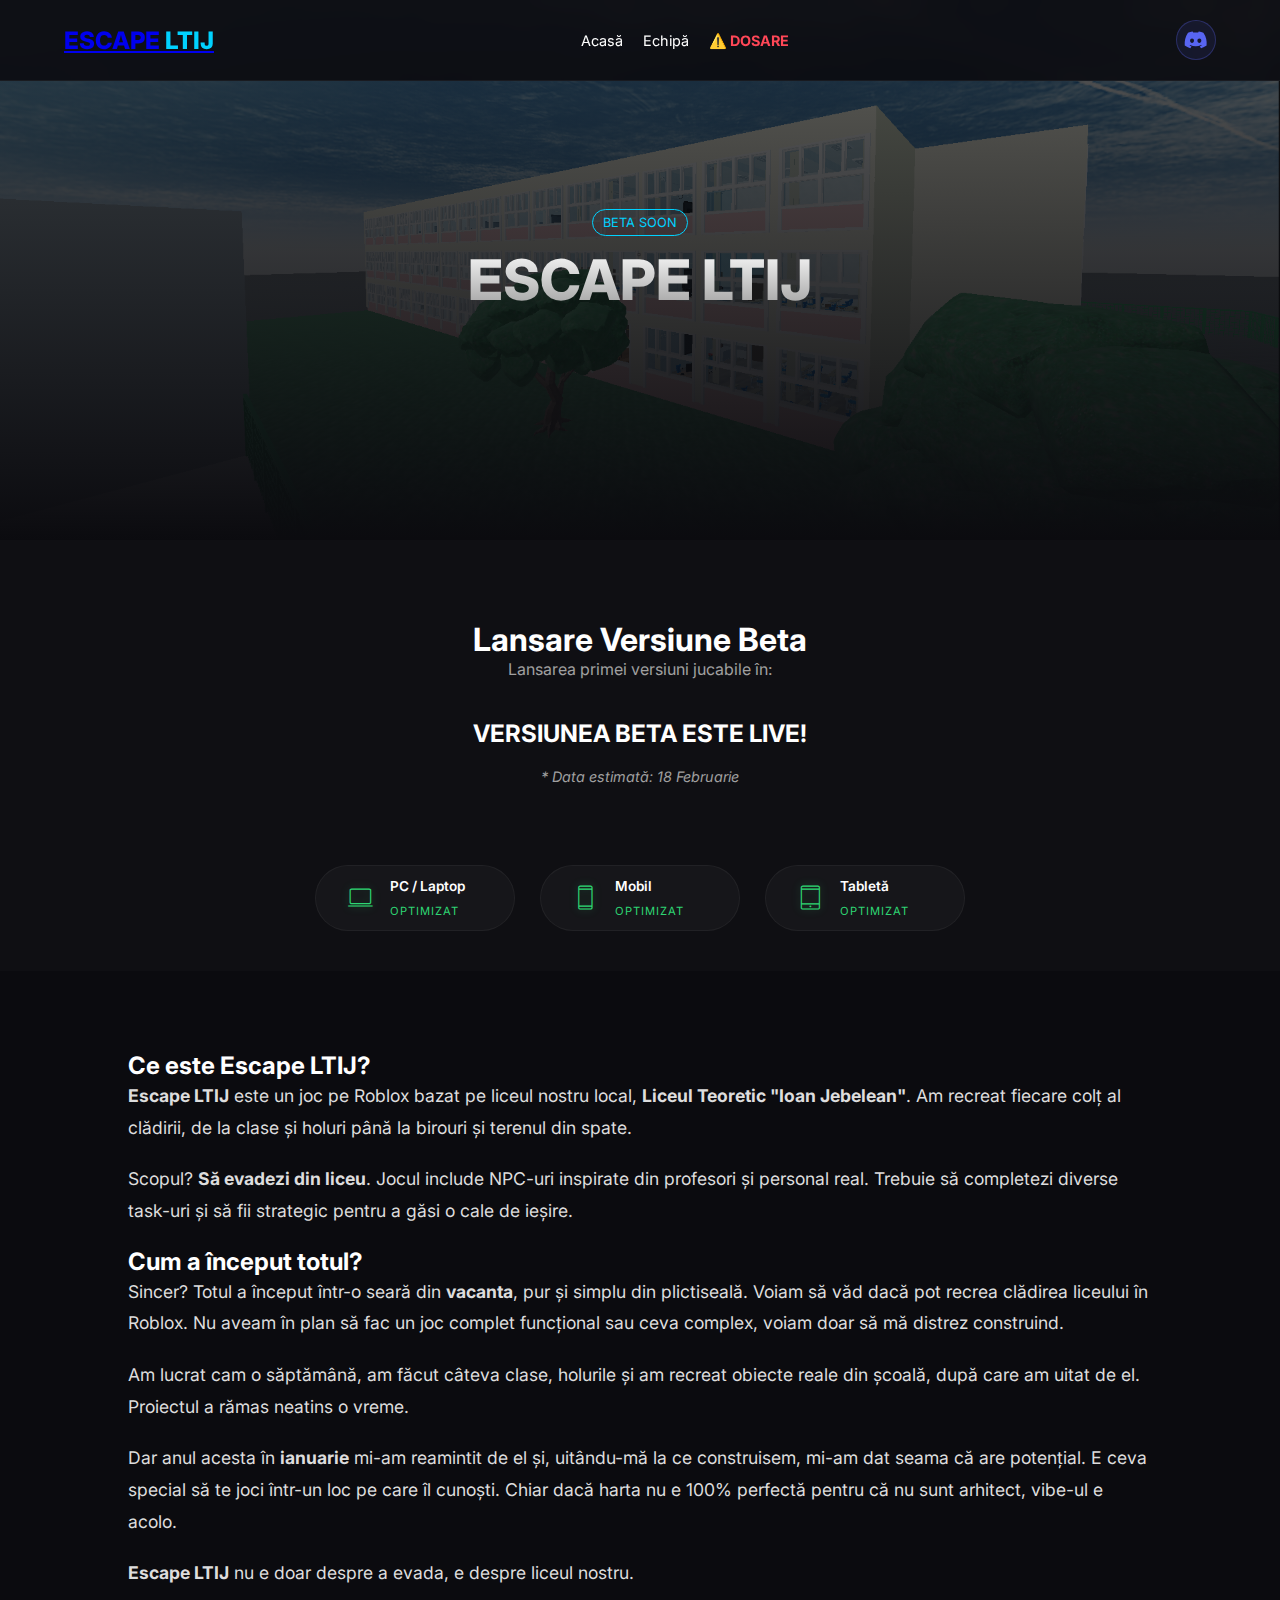
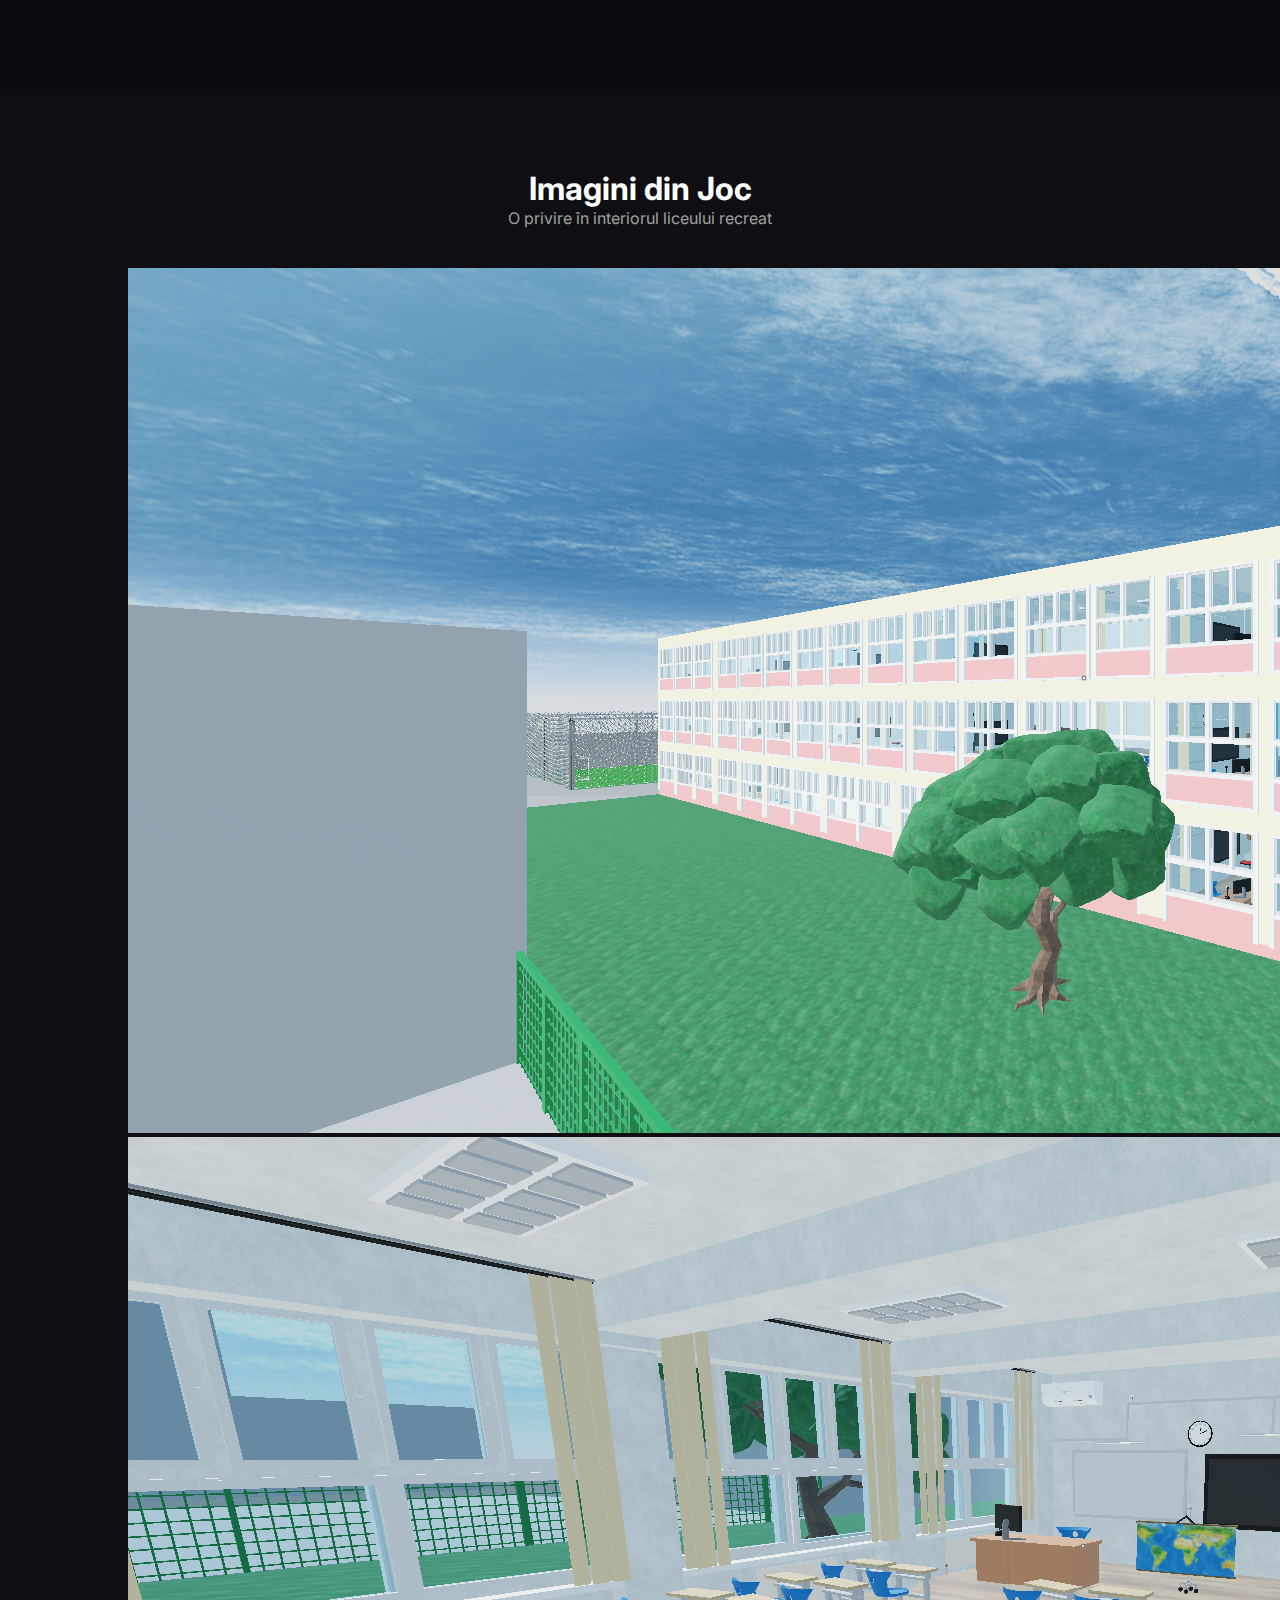
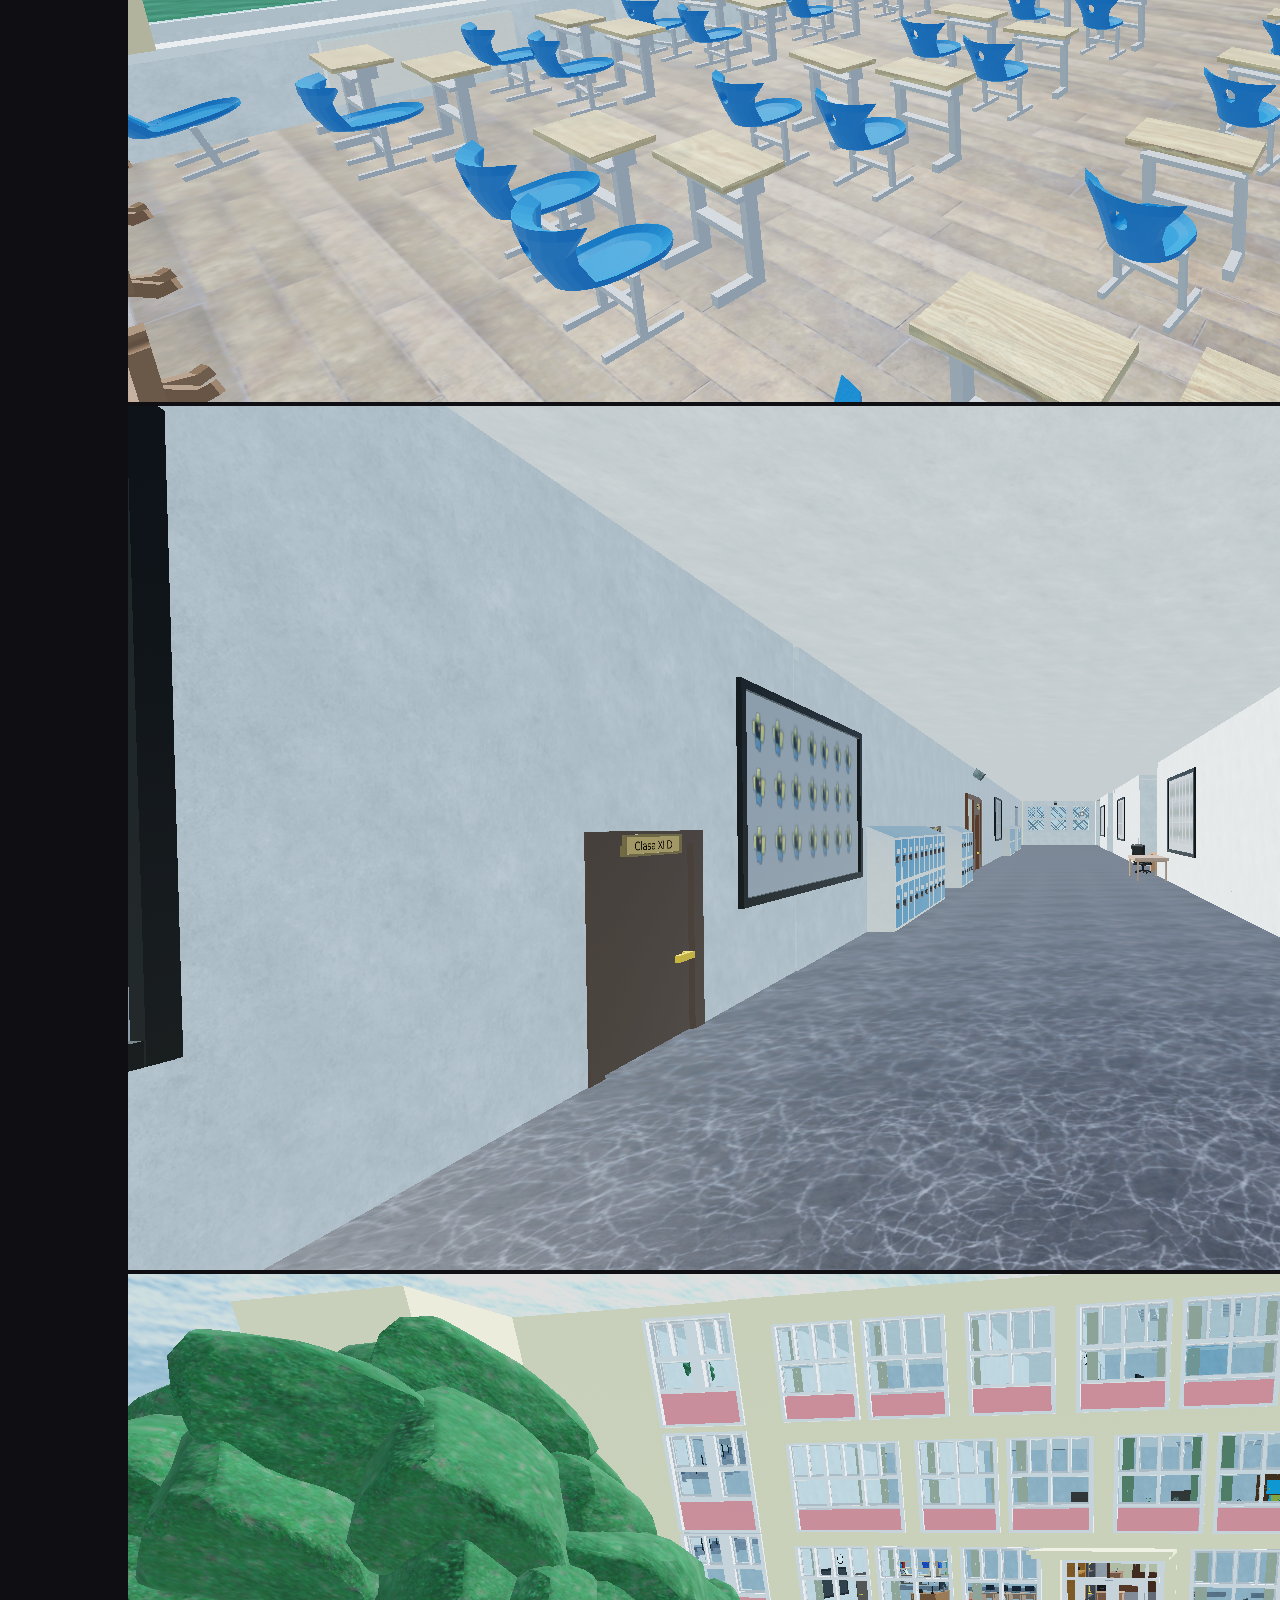
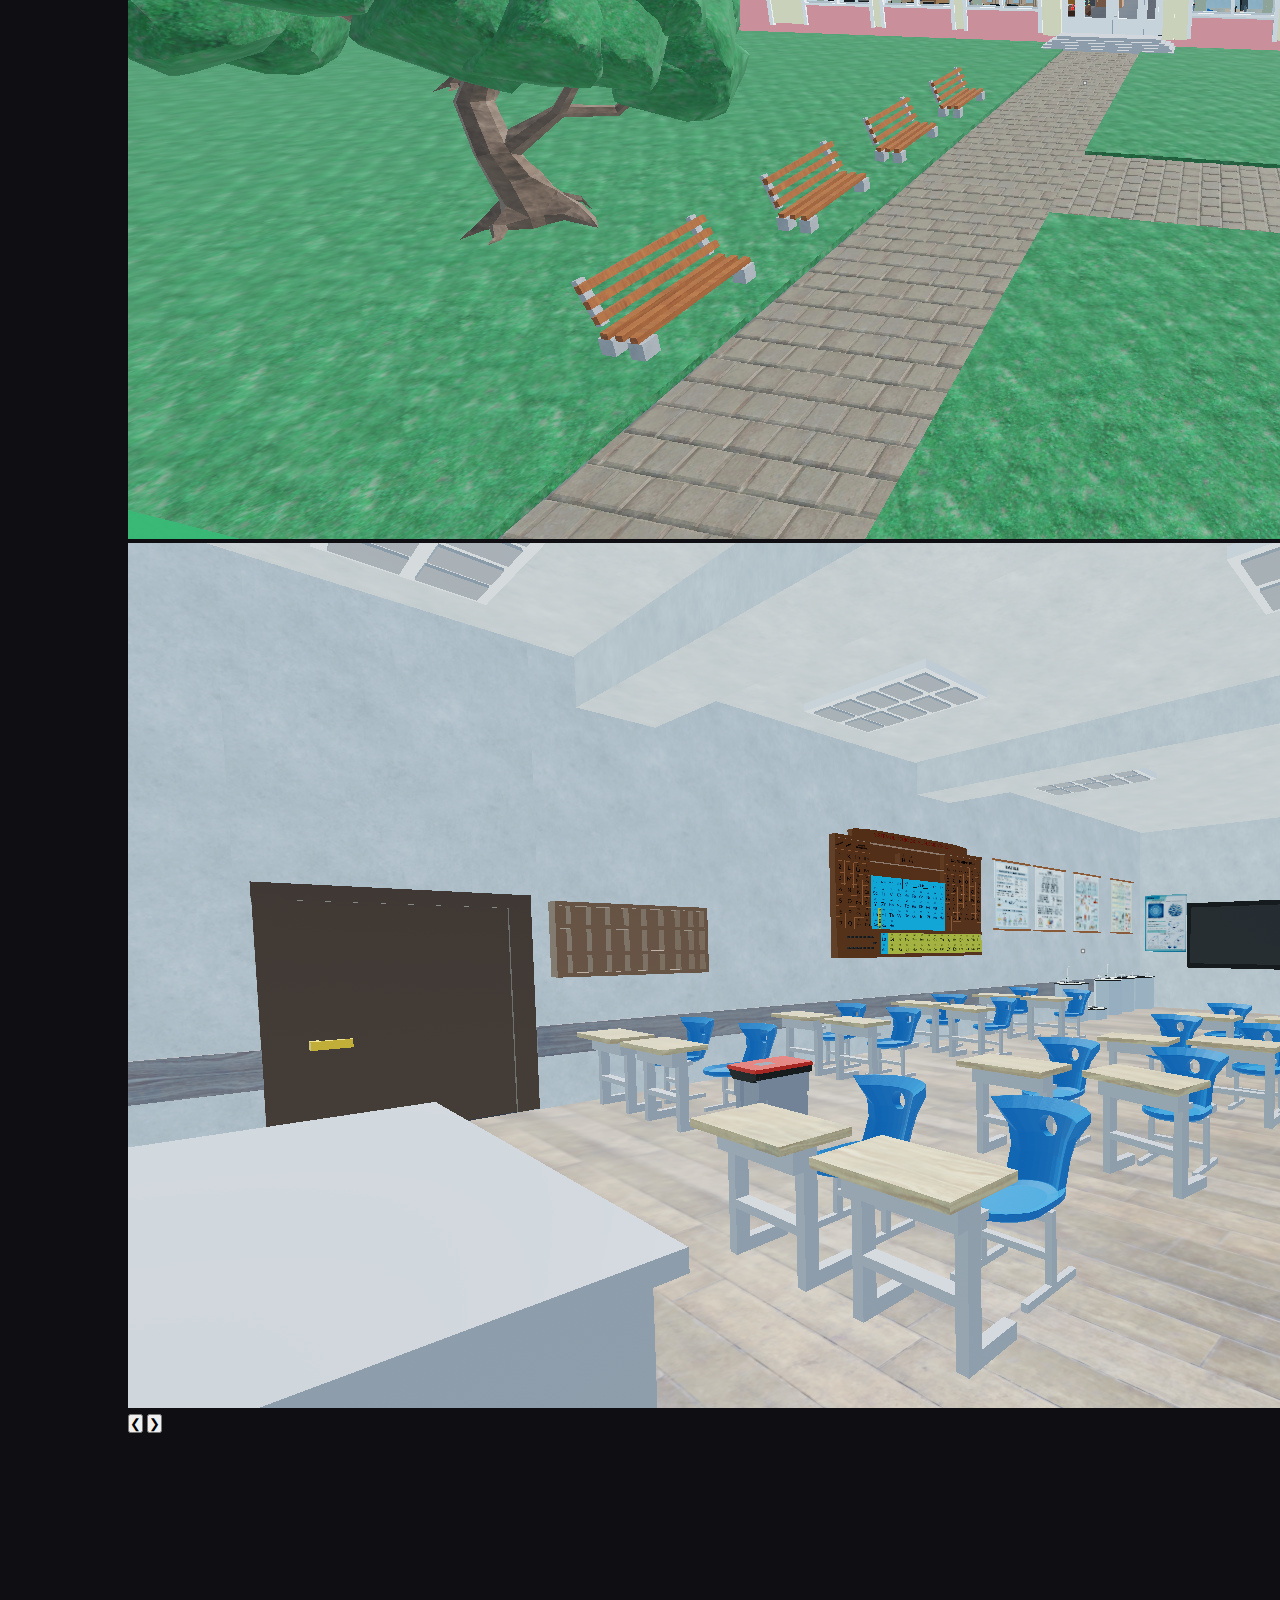
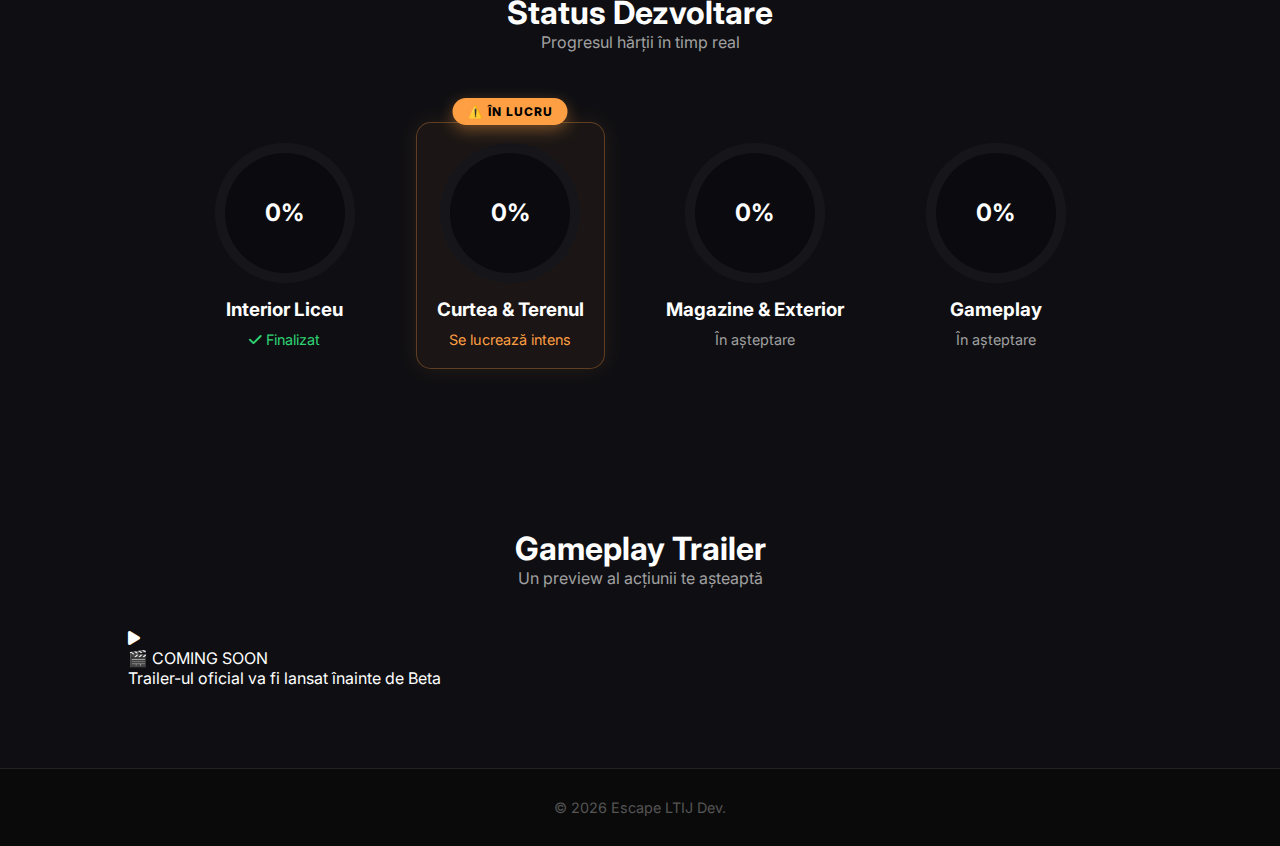
<file: index.html>
<!DOCTYPE html>
<html lang="ro">
<head>
    <meta charset="UTF-8">
    <meta name="viewport" content="width=device-width, initial-scale=1.0">
    <title>Escape LTIJ</title>
    <link rel="stylesheet" href="style.css?v=6">
    <link href="https://fonts.googleapis.com/css2?family=Inter:wght@300;400;600;800&display=swap" rel="stylesheet">
    <link rel="stylesheet" href="https://fonts.googleapis.com/css2?family=Material+Symbols+Outlined:opsz,wght,FILL,GRAD@24,200,0,0" />
    <link rel="stylesheet" href="https://cdnjs.cloudflare.com/ajax/libs/font-awesome/6.0.0/css/all.min.css">
</head>
<body>

    <nav class="glass">
        <a href="index.html" class="logo">ESCAPE <span class="accent">LTIJ</span></a>
        <ul class="nav-links">
            <li><a href="index.html">Acasă</a></li>
            <li><a href="team.html">Echipă</a></li>
            <li><a href="characters.html" style="color: #ff4757; font-weight: bold;">⚠️ DOSARE</a></li>
        </ul>

        <a href="https://discord.gg/en74sFAap7" target="_blank" class="discord-btn" title="Join our Discord">
            <i class="fab fa-discord"></i>
        </a>

        <div class="hamburger">
            <span class="bar"></span>
            <span class="bar"></span>
            <span class="bar"></span>
        </div>
    </nav>

    <header id="home">
		<div class="overlay"></div>
		<div class="hero-content fade-in-up">
			<span class="badge">BETA SOON</span>
			<h1>ESCAPE LTIJ</h1> 
		</div>
	</header>

    <section id="countdown" class="dark-bg">
        <div class="container">
            <div class="section-header">
                <h2>Lansare Versiune Beta</h2>
                <p class="subtitle">Lansarea primei versiuni jucabile în:</p>
            </div>
            
            <div class="countdown-container">
                <div class="time-box">
                    <span id="days">00</span>
                    <small>Zile</small>
                </div>
                <div class="time-box">
                    <span id="hours">00</span>
                    <small>Ore</small>
                </div>
                <div class="time-box">
                    <span id="minutes">00</span>
                    <small>Min</small>
                </div>
                <div class="time-box">
                    <span id="seconds">00</span>
                    <small>Sec</small>
                </div>
            </div>
            <p class="release-note">* Data estimată: 18 Februarie</p>

            <br><br> 

            <div class="devices-grid">
                <div class="device-card small">
                    <span class="material-symbols-outlined icon-thin">computer</span>
                    <div class="device-info">
                        <h3>PC / Laptop</h3>
                        <span class="status-text green">Optimizat</span>
                    </div>
                </div>

                <div class="device-card small">
                    <span class="material-symbols-outlined icon-thin">smartphone</span>
                    <div class="device-info">
                        <h3>Mobil</h3>
                        <span class="status-text green">Optimizat</span>
                    </div>
                </div>

                <div class="device-card small">
                    <span class="material-symbols-outlined icon-thin">tablet_mac</span>
                    <div class="device-info">
                        <h3>Tabletă</h3>
                        <span class="status-text green">Optimizat</span>
                    </div>
                </div>
            </div>
            </div>
    </section>
	

    <section id="story" class="container">
        <div class="story-grid">
            <div class="story-card">
                <h2>Ce este Escape LTIJ?</h2>
                <div class="line"></div>
                
                <div class="text-block">
                    <p>
                        <strong>Escape LTIJ</strong> este un joc pe Roblox bazat pe liceul nostru local, <strong>Liceul Teoretic "Ioan Jebelean"</strong>. Am recreat fiecare colț al clădirii, de la clase și holuri până la birouri și terenul din spate.
                    </p>
                    <p>
                        Scopul? <strong>Să evadezi din liceu</strong>. Jocul include NPC-uri inspirate din profesori și personal real. Trebuie să completezi diverse task-uri și să fii strategic pentru a găsi o cale de ieșire.
                    </p>
                </div>
            </div>

            <div class="story-card">
                <h2>Cum a început totul?</h2>
                <div class="line"></div>
                
                <div class="text-block">
                    <p>
                        Sincer? Totul a început într-o seară din <strong>vacanta</strong>, pur și simplu din plictiseală. Voiam să văd dacă pot recrea clădirea liceului în Roblox. Nu aveam în plan să fac un joc complet funcțional sau ceva complex, voiam doar să mă distrez construind.
                    </p>
                    <p>
                        Am lucrat cam o săptămână, am făcut câteva clase, holurile și am recreat obiecte reale din școală, după care am uitat de el. Proiectul a rămas neatins o vreme.
                    </p>
                    <p>
                        Dar anul acesta în <strong>ianuarie</strong> mi-am reamintit de el și, uitându-mă la ce construisem, mi-am dat seama că are potențial. E ceva special să te joci într-un loc pe care îl cunoști. Chiar dacă harta nu e 100% perfectă pentru că nu sunt arhitect, vibe-ul e acolo.
                    </p>
                    <p>
                        <strong>Escape LTIJ</strong> nu e doar despre a evada, e despre liceul nostru.
                    </p>
                </div>
            </div>
        </div>
    </section>

    <section id="gallery" class="dark-bg">
        <div class="container">
            <div class="section-header">
                <h2>Imagini din Joc</h2>
                <p class="subtitle">O privire în interiorul liceului recreat</p>
            </div>

            <div class="slideshow-container">
                <div class="slideshow-wrapper">
                    <div class="slide active">
                        <img src="imagini/screenshots/prima.png" alt="Screenshot joc 1">
                    </div>
                    <div class="slide">
                        <img src="imagini/screenshots/doua.png" alt="Screenshot joc 2">
                    </div>
                    <div class="slide">
                        <img src="imagini/screenshots/treia.png" alt="Screenshot joc 3">
                    </div>
                    <div class="slide">
                        <img src="imagini/screenshots/patra.png" alt="Screenshot joc 4">
                    </div>
                    <div class="slide">
                        <img src="imagini/screenshots/cincia.png" alt="Screenshot joc 5">
                    </div>
                    
                    <button class="slide-arrow prev" onclick="changeSlide(-1)">&#10094;</button>
                    <button class="slide-arrow next" onclick="changeSlide(1)">&#10095;</button>
                    
                    <div class="slide-controls">
                        <span class="slide-dot active" onclick="currentSlide(0)"></span>
                        <span class="slide-dot" onclick="currentSlide(1)"></span>
                        <span class="slide-dot" onclick="currentSlide(2)"></span>
                        <span class="slide-dot" onclick="currentSlide(3)"></span>
                        <span class="slide-dot" onclick="currentSlide(4)"></span>
                    </div>
                </div>
            </div>
        </div>
    </section>

    <section id="roadmap" class="dark-bg">
        <div class="container">
            <div class="section-header">
                <h2>Status Dezvoltare</h2>
                <p class="subtitle">Progresul hărții în timp real</p>
            </div>

            <div class="progress-container">
                <div class="progress-card finished">
                    <div class="circular-progress" data-progress="100">
                        <div class="inner-circle"></div>
                        <span class="percentage">0%</span>
                    </div>
                    <h3>Interior Liceu</h3>
                    <p class="status-text"><i class="fas fa-check"></i> Finalizat</p>
                </div>

                <div class="progress-card active-work">
                    <div class="working-badge">⚠️ ÎN LUCRU</div>
                    <div class="circular-progress" data-progress="75">
                        <div class="inner-circle"></div>
                        <span class="percentage">0%</span>
                    </div>
                    <h3>Curtea & Terenul</h3>
                    <p class="status-text">Se lucrează intens</p>
                </div>

                <div class="progress-card">
                    <div class="circular-progress" data-progress="0">
                        <div class="inner-circle"></div>
                        <span class="percentage">0%</span>
                    </div>
                    <h3>Magazine & Exterior</h3>
                    <p class="status-text">În așteptare</p>
                </div>

                <div class="progress-card">
                    <div class="circular-progress" data-progress="42">
                        <div class="inner-circle"></div>
                        <span class="percentage">0%</span>
                    </div>
                    <h3>Gameplay</h3>
                    <p class="status-text">În așteptare</p>
                </div>
            </div>
        </div>
    </section>

    <section id="trailer" class="dark-bg">
        <div class="container">
            <div class="section-header">
                <h2>Gameplay Trailer</h2>
                <p class="subtitle">Un preview al acțiunii te așteaptă</p>
            </div>

            <div class="trailer-container">
                <div class="video-placeholder">
                    <div class="play-icon-wrapper">
                        <i class="fas fa-play"></i>
                    </div>
                    <div class="coming-soon-overlay">
                        <span class="coming-soon-badge">🎬 COMING SOON</span>
                        <p>Trailer-ul oficial va fi lansat înainte de Beta</p>
                    </div>
                    <div class="scanlines"></div>
                </div>
            </div>
        </div>
    </section>

    <footer>
        <p>&copy; 2026 Escape LTIJ Dev.</p>
    </footer>

    <script src="script.js?v=2"></script>
</body>
</html>
</file>
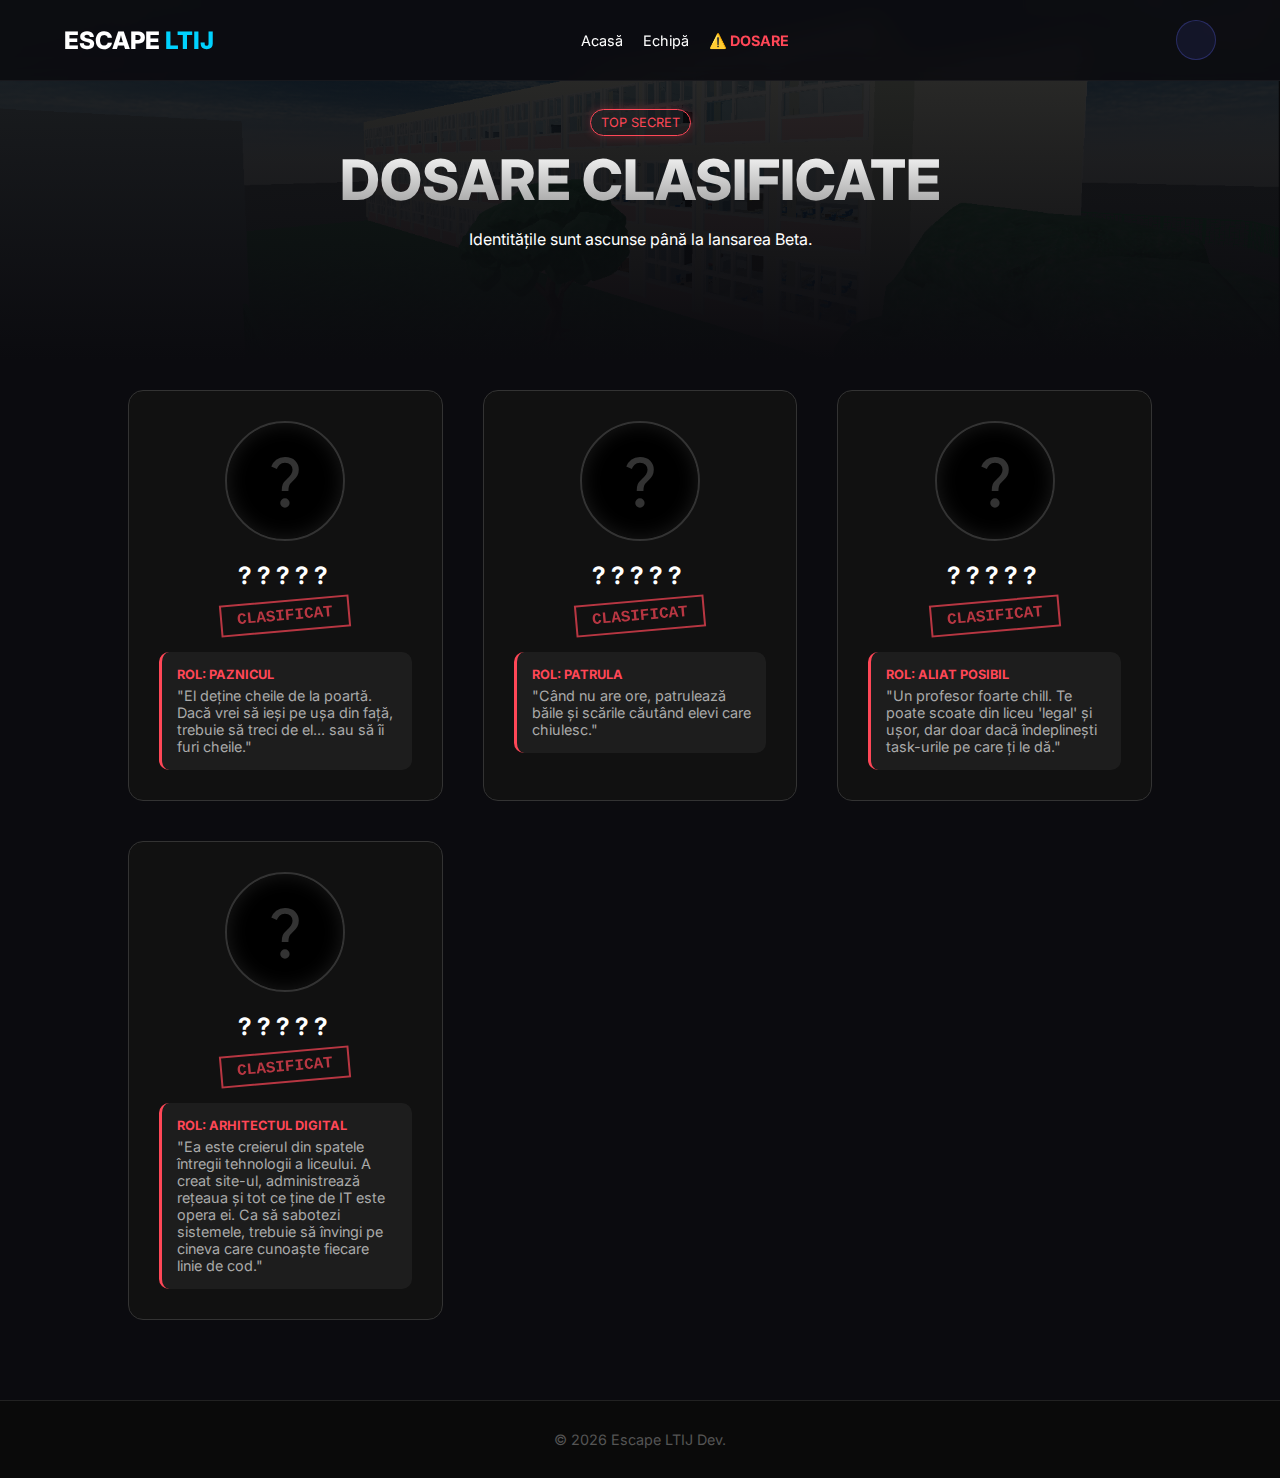
<file: characters.html>
<!DOCTYPE html>
<html lang="ro">
<head>
    <meta charset="UTF-8">
    <meta name="viewport" content="width=device-width, initial-scale=1.0">
    <title>Escape LTIJ</title>
    <link rel="stylesheet" href="style.css">
    <link href="https://fonts.googleapis.com/css2?family=Inter:wght@300;400;600;800&display=swap" rel="stylesheet">
    <link rel="stylesheet" href="https://fonts.googleapis.com/css2?family=Material+Symbols+Outlined:opsz,wght,FILL,GRAD@24,200,0,0" />
</head>
<body>

    <nav class="glass">
        <div class="logo">ESCAPE <span class="accent">LTIJ</span></div>
        <ul class="nav-links">
            <li><a href="index.html">Acasă</a></li>
            <li><a href="team.html">Echipă</a></li>
            <li><a href="characters.html" style="color: #ff4757; font-weight: bold;">⚠️ DOSARE</a></li>
        </ul>

        <a href="https://discord.gg/en74sFAap7" target="_blank" class="discord-btn" title="Join our Discord">
            <i class="fab fa-discord"></i>
        </a>
        
        <div class="hamburger">
            <span class="bar"></span>
            <span class="bar"></span>
            <span class="bar"></span>
        </div>
    </nav>

    <header class="secret-header">
        <div class="hero-content">
            <span class="badge red-badge">TOP SECRET</span>
            <h1>DOSARE CLASIFICATE</h1>
            <p>Identitățile sunt ascunse până la lansarea Beta.</p>
        </div>
    </header>

    <section class="container">
        <div class="mystery-grid">
            
            <div class="mystery-card">
                <div class="silhouette">
                    <span class="material-symbols-outlined question-mark">question_mark</span>
                </div>
                <h2>?????</h2>
                <div class="classified-stamp">CLASIFICAT</div>
                <div class="hint-box">
                    <strong>ROL: PAZNICUL</strong>
                    <p>"El deține cheile de la poartă. Dacă vrei să ieși pe ușa din față, trebuie să treci de el... sau să îi furi cheile."</p>
                </div>
            </div>

            <div class="mystery-card">
                <div class="silhouette">
                    <span class="material-symbols-outlined question-mark">question_mark</span>
                </div>
                <h2>?????</h2>
                <div class="classified-stamp">CLASIFICAT</div>
                <div class="hint-box">
                    <strong>ROL: PATRULA</strong>
                    <p>"Când nu are ore, patrulează băile și scările căutând elevi care chiulesc."</p>
                </div>
            </div>

            <div class="mystery-card">
                <div class="silhouette">
                    <span class="material-symbols-outlined question-mark">question_mark</span>
                </div>
                <h2>?????</h2>
                <div class="classified-stamp">CLASIFICAT</div>
                <div class="hint-box">
                    <strong>ROL: ALIAT POSIBIL</strong>
                    <p>"Un profesor foarte chill. Te poate scoate din liceu 'legal' și ușor, dar doar dacă îndeplinești task-urile pe care ți le dă."</p>
                </div>
            </div>

            <div class="mystery-card">
                <div class="silhouette">
                    <span class="material-symbols-outlined question-mark">question_mark</span>
                </div>
                <h2>?????</h2>
                <div class="classified-stamp">CLASIFICAT</div>
                <div class="hint-box">
                    <strong>ROL: ARHITECTUL DIGITAL</strong>
                    <p>"Ea este creierul din spatele întregii tehnologii a liceului. A creat site-ul, administrează rețeaua și tot ce ține de IT este opera ei. Ca să sabotezi sistemele, trebuie să învingi pe cineva care cunoaște fiecare linie de cod."</p>
                </div>
            </div>

        </div>
    </section>

    <footer>
        <p>&copy; 2026 Escape LTIJ Dev.</p>
    </footer>

    <script src="script.js"></script> 
</body>
</html>
</file>
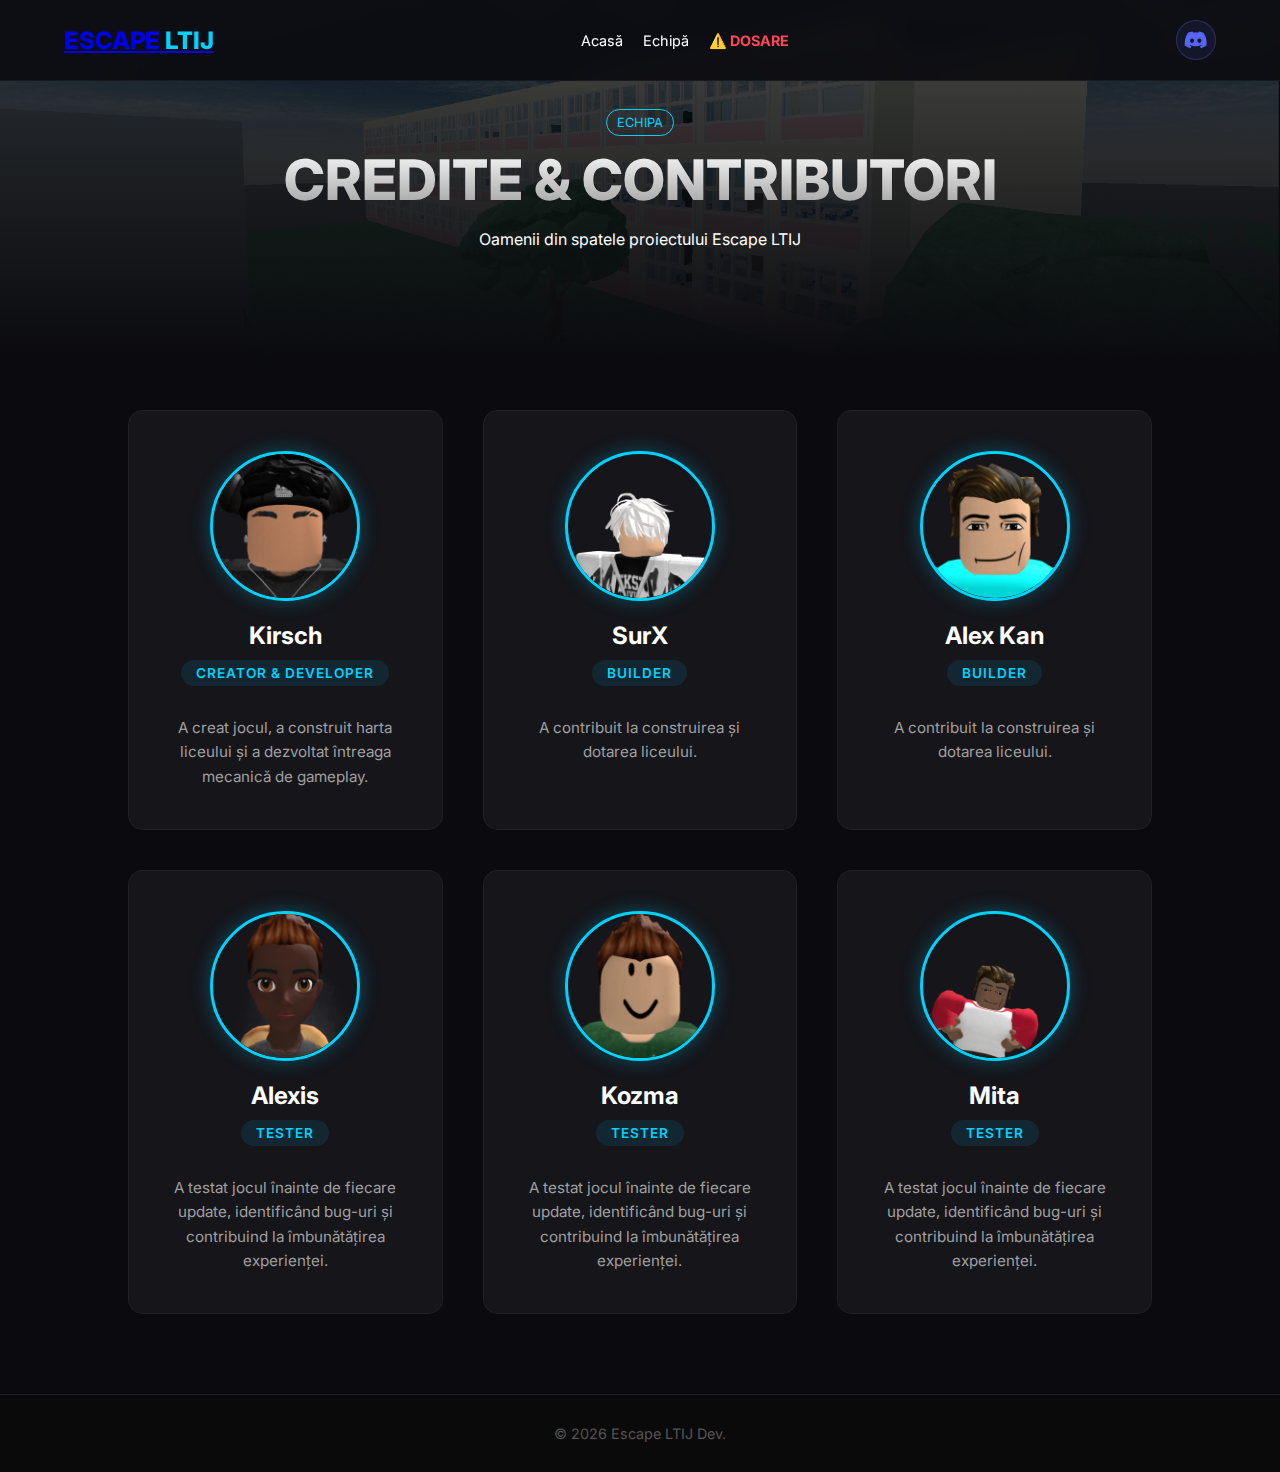
<file: team.html>
<!DOCTYPE html>
<html lang="ro">
<head>
    <meta charset="UTF-8">
    <meta name="viewport" content="width=device-width, initial-scale=1.0">
    <title>Escape LTIJ | Echipa</title>
    <link rel="stylesheet" href="style.css?v=6">
    <link href="https://fonts.googleapis.com/css2?family=Inter:wght@300;400;600;800&display=swap" rel="stylesheet">
    <link rel="stylesheet" href="https://cdnjs.cloudflare.com/ajax/libs/font-awesome/6.0.0/css/all.min.css">
</head>
<body>

    <nav class="glass">
        <a href="index.html" class="logo">ESCAPE <span class="accent">LTIJ</span></a>
        <ul class="nav-links">
            <li><a href="index.html">Acasă</a></li>
            <li><a href="team.html">Echipă</a></li>
            <li><a href="characters.html" style="color: #ff4757; font-weight: bold;">⚠️ DOSARE</a></li>
        </ul>

        <a href="https://discord.gg/en74sFAap7" target="_blank" class="discord-btn" title="Join our Discord">
            <i class="fab fa-discord"></i>
        </a>
        
        <div class="hamburger">
            <span class="bar"></span>
            <span class="bar"></span>
            <span class="bar"></span>
        </div>
    </nav>

    <header class="team-header">
        <div class="hero-content">
            <span class="badge">ECHIPA</span>
            <h1>CREDITE & CONTRIBUTORI</h1>
            <p>Oamenii din spatele proiectului Escape LTIJ</p>
        </div>
    </header>

    <section class="container">
        <div class="team-grid">
            
            <div class="team-card">
                <div class="team-avatar">
                    <img src="imagini/persoane/kirsch.png" alt="Team Member">
                </div>
                <h2>Kirsch</h2>
                <span class="role">Creator & Developer</span>
                <p class="contribution">A creat jocul, a construit harta liceului și a dezvoltat întreaga mecanică de gameplay.</p>
            </div>

            <div class="team-card">
                <div class="team-avatar">
                    <img src="imagini/persoane/danu.png" alt="Team Member">
                </div>
                <h2>SurX</h2>
                <span class="role">Builder</span>
                <p class="contribution">A contribuit la construirea și dotarea liceului.</p>
            </div>

            <div class="team-card">
                <div class="team-avatar">
                    <img src="imagini/persoane/alex.png" alt="Team Member">
                </div>
                <h2>Alex Kan</h2>
                <span class="role">Builder</span>
                <p class="contribution">A contribuit la construirea și dotarea liceului.</p>
            </div>


            <div class="team-card">
                <div class="team-avatar">
                    <img src="imagini/persoane/alexis.png" alt="Team Member">
                </div>
                <h2>Alexis</h2>
                <span class="role">Tester</span>
                <p class="contribution">A testat jocul înainte de fiecare update, identificând bug-uri și contribuind la îmbunătățirea experienței.</p>
            </div>

            <div class="team-card">
                <div class="team-avatar">
                    <img src="imagini/persoane/kozma.png" alt="Team Member">
                </div>
                <h2>Kozma</h2>
                <span class="role">Tester</span>
                <p class="contribution">A testat jocul înainte de fiecare update, identificând bug-uri și contribuind la îmbunătățirea experienței.</p>
            </div>

            <div class="team-card">
                <div class="team-avatar">
                    <img src="imagini/persoane/mita.png" alt="Team Member">
                </div>
                <h2>Mita</h2>
                <span class="role">Tester</span>
                <p class="contribution">A testat jocul înainte de fiecare update, identificând bug-uri și contribuind la îmbunătățirea experienței.</p>
            </div>

        </div>
    </section>

    <footer>
        <p>&copy; 2026 Escape LTIJ Dev.</p>
    </footer>

    <script src="script.js?v=2"></script>
</body>
</html>
</file>
<file: style.css>
:root {
    --bg-color: #0b0b0f;
    --card-bg: #15151a;
    --text-main: #ffffff;
    --text-muted: #a0a0a0;
    --accent: #00d2ff; 
    --working: #ff9f43;
    --finished: #2ed573;
}

* {
    margin: 0;
    padding: 0;
    box-sizing: border-box;
    scroll-behavior: smooth;
}

body {
    font-family: 'Inter', sans-serif;
    background-color: var(--bg-color);
    color: var(--text-main);
    overflow-x: hidden;
}

nav {
    display: flex;
    justify-content: space-between;
    align-items: center;
    padding: 20px 5%;
    position: fixed;
    width: 100%;
    z-index: 1000;
}

.glass {
    background: rgba(11, 11, 15, 0.9);
    backdrop-filter: blur(10px);
    border-bottom: 1px solid rgba(255,255,255,0.05);
}

.logo {
    font-weight: 800;
    font-size: 1.5rem;
}

.accent { color: var(--accent); }

.nav-links {
    list-style: none;
    display: flex;
    gap: 20px;
}

.nav-links a {
    text-decoration: none;
    color: #fff;
    font-size: 0.9rem;
    transition: 0.3s;
}

.nav-links a:hover { color: var(--accent); }

.discord-btn {
    display: flex;
    align-items: center;
    justify-content: center;
    width: 40px;
    height: 40px;
    background: rgba(88, 101, 242, 0.1);
    border: 1px solid rgba(88, 101, 242, 0.3);
    border-radius: 50%;
    color: #5865F2;
    font-size: 1.2rem;
    transition: all 0.3s ease;
    text-decoration: none;
    margin-left: 20px;
}

.discord-btn:hover {
    background: #5865F2;
    color: white;
    transform: translateY(-2px);
    box-shadow: 0 5px 15px rgba(88, 101, 242, 0.4);
}

.hamburger {
    display: none;
    cursor: pointer;
    z-index: 2000;
    position: relative;
}

.bar {
    display: block;
    width: 25px;
    height: 3px;
    margin: 5px auto;
    transition: all 0.3s ease-in-out;
    background-color: white;
    border-radius: 3px;
}

@media (max-width: 768px) {
    .hamburger {
        display: block;
    }

    .discord-btn {
        margin-left: auto;
        margin-right: 15px;
    }

    .nav-links {
        position: fixed;
        top: 0;
        right: -300px;
        left: auto;
        width: 250px !important;
        height: 100vh;
        background-color: #0b0b0f;
        border-left: 1px solid rgba(255,255,255,0.1);
        box-shadow: -10px 0 50px rgba(0,0,0,0.8);
        display: flex;
        flex-direction: column;
        justify-content: center;
        align-items: center;
        gap: 20px;
        transition: right 0.4s ease;
        z-index: 1500;
    }

    .nav-links.active {
        right: 0;
    }

    .nav-links li {
        width: 100%;
        text-align: center;
    }

    .nav-links a {
        display: block;
        padding: 15px;
        font-size: 1.1rem;
    }

    .hamburger.active .bar:nth-child(2) { opacity: 0; }
    .hamburger.active .bar:nth-child(1) { transform: translateY(8px) rotate(45deg); background-color: var(--accent); }
    .hamburger.active .bar:nth-child(3) { transform: translateY(-8px) rotate(-45deg); background-color: var(--accent); }
    
    .hero-content h1 { font-size: 2.2rem; }
    .device-card.small { width: 100%; justify-content: center; }
}

header {
    height: 60vh;
    background: linear-gradient(rgba(0,0,0,0.6), var(--bg-color)), url('background.jpg'); 
    background-size: cover;
    background-position: center;
    display: flex;
    align-items: center;
    justify-content: center;
    text-align: center;
}

.hero-content h1 {
    font-size: 3.5rem;
    font-weight: 800;
    margin: 15px 0;
    background: -webkit-linear-gradient(#fff, #999);
    -webkit-background-clip: text;
    -webkit-text-fill-color: transparent;
}

.badge {
    color: var(--accent);
    border: 1px solid var(--accent);
    padding: 5px 10px;
    border-radius: 20px;
    font-size: 0.8rem;
}

.container { padding: 80px 10%; }
.dark-bg { background: #0f0f13; }

.section-header { text-align: center; margin-bottom: 40px; }
.section-header h2 { font-size: 2rem; color: #fff; }
.subtitle { color: var(--text-muted); }

#countdown .container {
    padding-bottom: 20px; 
}

.countdown-container {
    display: flex;
    justify-content: center;
    gap: 30px;
    margin-top: 30px;
    flex-wrap: wrap;
}

.time-box {
    background: var(--card-bg);
    padding: 20px 30px;
    border-radius: 10px;
    text-align: center;
    border: 1px solid rgba(255,255,255,0.05);
    min-width: 110px;
    box-shadow: 0 4px 15px rgba(0,0,0,0.3);
}

.time-box span {
    display: block;
    font-size: 3rem;
    font-weight: 800;
    color: var(--accent);
    line-height: 1;
}

.time-box small {
    text-transform: uppercase;
    font-size: 0.8rem;
    color: var(--text-muted);
    letter-spacing: 1px;
}

.release-note {
    text-align: center;
    margin-top: 20px;
    color: var(--text-muted);
    font-size: 0.9rem;
    font-style: italic;
}

.devices-grid {
    display: flex;
    justify-content: center;
    gap: 25px;
    flex-wrap: wrap;
    margin-top: 40px; 
    padding-bottom: 20px; 
}

.device-card.small {
    background: rgba(255, 255, 255, 0.03);
    padding: 12px 30px;
    border-radius: 50px;
    display: flex;
    align-items: center;
    gap: 15px;
    border: 1px solid rgba(255,255,255,0.05);
    transition: 0.3s;
    min-width: 200px;
}

.device-card.small:hover {
    background: rgba(46, 213, 115, 0.05);
    border-color: #2ed573;
    transform: translateY(-3px);
    box-shadow: 0 5px 15px rgba(46, 213, 115, 0.1);
}

.icon-thin {
    font-size: 1.8rem !important;
    color: #2ed573;
    font-variation-settings: 'wght' 200;
    text-shadow: 0 0 10px rgba(46, 213, 115, 0.3);
}

.device-info h3 {
    font-size: 0.85rem;
    margin: 0;
    font-weight: 600;
    color: #fff;
}

.status-text.green {
    font-size: 0.7rem;
    color: #2ed573;
    text-transform: uppercase;
    letter-spacing: 1px;
    display: block;
}

.story-content {
    max-width: 800px;
    margin: 0 auto;
    text-align: left;
    background: var(--card-bg);
    padding: 40px;
    border-radius: 15px;
    border-left: 4px solid var(--accent);
}

.text-block p {
    margin-bottom: 20px;
    font-size: 1.1rem;
    line-height: 1.8;
    color: #ddd;
}

.progress-container {
    display: flex;
    justify-content: center;
    gap: 40px;
    flex-wrap: wrap;
}

.progress-card { 
    text-align: center; 
    position: relative; 
    padding: 20px;
    border-radius: 15px;
    transition: 0.3s;
    background: transparent;
    border: 1px solid transparent;
    margin-top: 30px; 
}

.active-work {
    background: rgba(255, 159, 67, 0.05);
    border: 1px solid rgba(255, 159, 67, 0.3);
    box-shadow: 0 0 20px rgba(255, 159, 67, 0.1);
    animation: glow 2s infinite alternate;
}

@keyframes glow {
    from { box-shadow: 0 0 10px rgba(255, 159, 67, 0.1); }
    to { box-shadow: 0 0 25px rgba(255, 159, 67, 0.3); }
}

.working-badge {
    position: absolute;
    top: -25px; 
    left: 50%;
    transform: translateX(-50%);
    background: var(--working);
    color: #000;
    padding: 6px 15px;
    border-radius: 20px;
    font-size: 0.75rem;
    font-weight: 800;
    letter-spacing: 1px;
    box-shadow: 0 5px 15px rgba(255, 159, 67, 0.4);
    z-index: 10;
    white-space: nowrap;
}

.circular-progress {
    position: relative;
    height: 140px;
    width: 140px;
    background: conic-gradient(var(--card-bg) 3.6deg, var(--card-bg) 0deg);
    border-radius: 50%;
    display: flex;
    align-items: center;
    justify-content: center;
    margin: 0 auto 15px auto;
}

.circular-progress::before {
    content: "";
    position: absolute;
    height: 120px;
    width: 120px;
    border-radius: 50%;
    background-color: var(--bg-color);
}

.percentage {
    position: relative;
    font-size: 1.5rem;
    font-weight: 700;
    color: #fff;
}

.status-text {
    font-size: 0.9rem;
    color: var(--text-muted);
    margin-top: 10px;
}

.finished .status-text { color: var(--finished); }
.active-work .status-text { color: var(--working); }

footer {
    text-align: center;
    padding: 30px;
    background: #0a0a0a;
    color: #555;
    font-size: 0.9rem;
    border-top: 1px solid #222;
}

.secret-header {
    height: 40vh;
    background: linear-gradient(rgba(0,0,0,0.8), var(--bg-color)), url('background.jpg');
    background-size: cover;
    background-position: center;
    display: flex;
    align-items: center;
    justify-content: center;
    text-align: center;
}

.red-badge {
    color: #ff4757;
    border-color: #ff4757;
    box-shadow: 0 0 10px rgba(255, 71, 87, 0.3);
}

.mystery-grid {
    display: grid;
    grid-template-columns: repeat(auto-fit, minmax(280px, 1fr));
    gap: 40px;
    margin-top: -50px;
}

.mystery-card {
    background: #111;
    border: 1px solid #333;
    border-radius: 15px;
    padding: 30px;
    text-align: center;
    position: relative;
    overflow: hidden;
    transition: 0.3s;
}

.mystery-card:hover {
    border-color: #ff4757;
    transform: translateY(-5px);
}

.silhouette {
    width: 120px;
    height: 120px;
    background: #000;
    border-radius: 50%;
    margin: 0 auto 20px;
    display: flex;
    align-items: center;
    justify-content: center;
    border: 2px solid #333;
    box-shadow: inset 0 0 20px rgba(255,255,255,0.1);
}

.question-mark {
    font-size: 4rem !important;
    color: #333;
}

.mystery-card h2 {
    letter-spacing: 5px;
    margin-bottom: 10px;
    color: #fff;
}

.classified-stamp {
    display: inline-block;
    color: #ff4757;
    border: 2px solid #ff4757;
    padding: 5px 15px;
    font-weight: 800;
    transform: rotate(-5deg);
    opacity: 0.7;
    margin-bottom: 20px;
    font-family: 'Courier New', monospace;
}

.hint-box {
    background: rgba(255,255,255,0.05);
    padding: 15px;
    border-radius: 10px;
    font-size: 0.9rem;
    color: #aaa;
    border-left: 3px solid #ff4757;
    text-align: left;
}

.hint-box strong {
    color: #ff4757;
    display: block;
    margin-bottom: 5px;
    font-size: 0.8rem;
    text-transform: uppercase;
}

.team-header {
    height: 40vh;
    background: linear-gradient(rgba(0,0,0,0.7), var(--bg-color)), url('background.jpg');
    background-size: cover;
    background-position: center;
    display: flex;
    align-items: center;
    justify-content: center;
    text-align: center;
}

.team-grid {
    display: grid;
    grid-template-columns: repeat(auto-fit, minmax(280px, 1fr));
    gap: 40px;
    margin-top: -30px;
}

.team-card {
    background: var(--card-bg);
    border: 1px solid rgba(255,255,255,0.05);
    border-radius: 15px;
    padding: 40px 30px;
    text-align: center;
    transition: all 0.3s ease;
    position: relative;
}

.team-card:hover {
    transform: translateY(-10px);
    border-color: var(--accent);
    box-shadow: 0 10px 30px rgba(0, 210, 255, 0.2);
}

.team-avatar {
    width: 150px;
    height: 150px;
    margin: 0 auto 20px;
    border-radius: 50%;
    overflow: hidden;
    border: 3px solid var(--accent);
    box-shadow: 0 0 20px rgba(0, 210, 255, 0.3);
    position: relative;
}

.team-avatar img {
    width: 100%;
    height: 100%;
    object-fit: cover;
    transition: transform 0.3s ease;
}

.team-card:hover .team-avatar img {
    transform: scale(1.1);
}

.team-card h2 {
    font-size: 1.5rem;
    margin-bottom: 10px;
    color: #fff;
}

.team-card .role {
    display: inline-block;
    background: rgba(0, 210, 255, 0.1);
    color: var(--accent);
    padding: 5px 15px;
    border-radius: 20px;
    font-size: 0.85rem;
    font-weight: 600;
    margin-bottom: 15px;
    text-transform: uppercase;
    letter-spacing: 1px;
}

.team-card .contribution {
    color: var(--text-muted);
    font-size: 0.95rem;
    line-height: 1.6;
    margin-top: 15px;
}

.thanks-section {
    margin-top: 80px;
    text-align: center;
    padding: 40px;
    background: rgba(0, 210, 255, 0.05);
    border-radius: 15px;
    border: 1px solid rgba(0, 210, 255, 0.2);
}

.thanks-section h3 {
    font-size: 1.8rem;
    color: var(--accent);
    margin-bottom: 15px;
}

.thanks-section p {
    color: var(--text-muted);
    font-size: 1.1rem;
    line-height: 1.8;
    max-width: 700px;
    margin: 0 auto;
}
</file>
